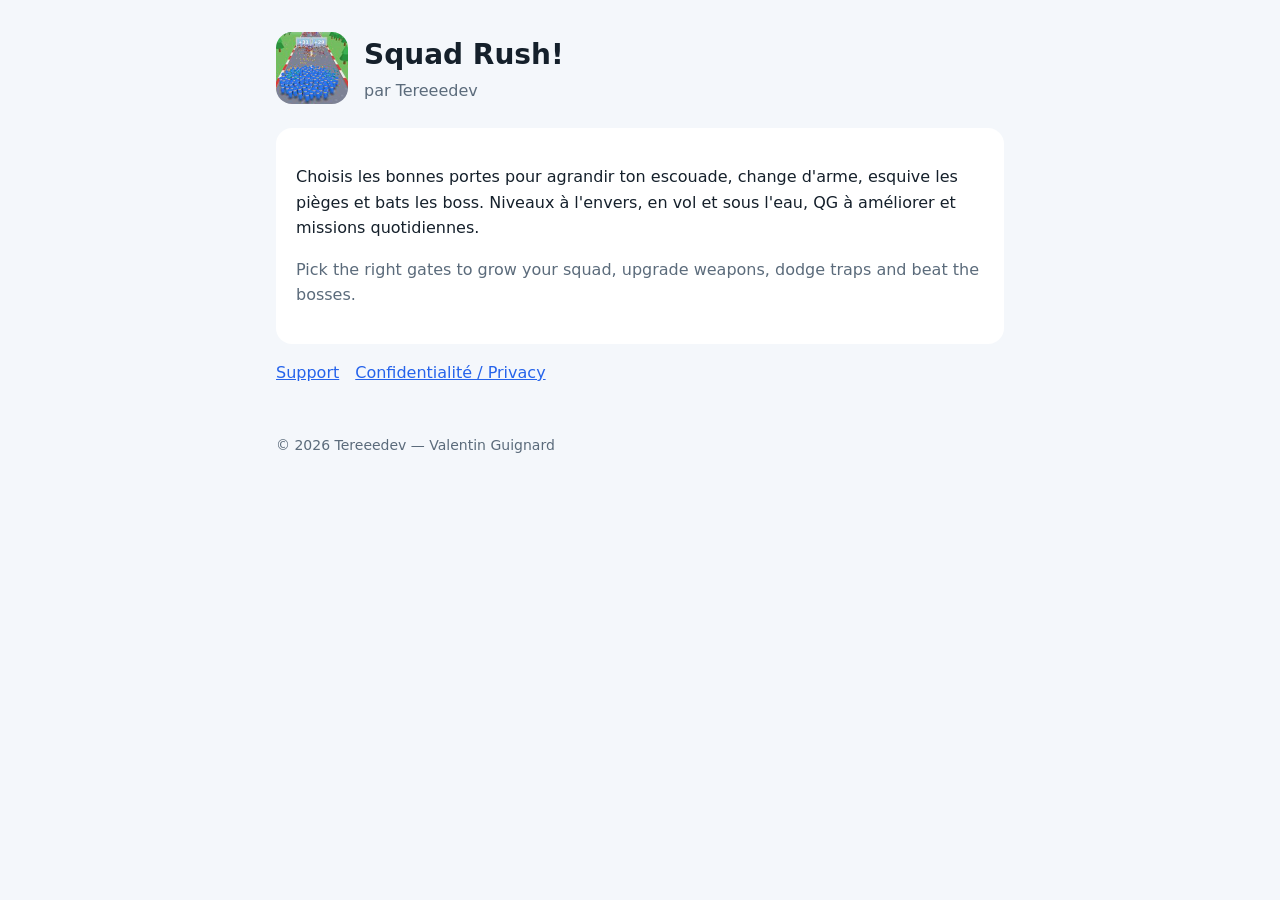
<file: index.html>
<!doctype html>
<html lang="fr"><head><meta charset="utf-8"><meta name="viewport" content="width=device-width,initial-scale=1">
<title>Squad Rush!</title><meta name="description" content="Squad Rush! — agrandis ton escouade, franchis les portes et bats les boss.">
<link rel="icon" href="icon.jpg"><link rel="stylesheet" href="style.css"></head>
<body><main>
<header><img src="icon.jpg" alt=""><div><h1>Squad Rush!</h1><div class="mute">par Tereeedev</div></div></header>
<div class="card">
<p>Choisis les bonnes portes pour agrandir ton escouade, change d'arme, esquive les pièges et bats les boss. Niveaux à l'envers, en vol et sous l'eau, QG à améliorer et missions quotidiennes.</p>
<p class="mute" lang="en">Pick the right gates to grow your squad, upgrade weapons, dodge traps and beat the bosses.</p>
</div>
<nav><a href="support.html">Support</a><a href="privacy.html">Confidentialité / Privacy</a></nav>
<footer>© 2026 Tereeedev — Valentin Guignard</footer>
</main></body></html>
</file>
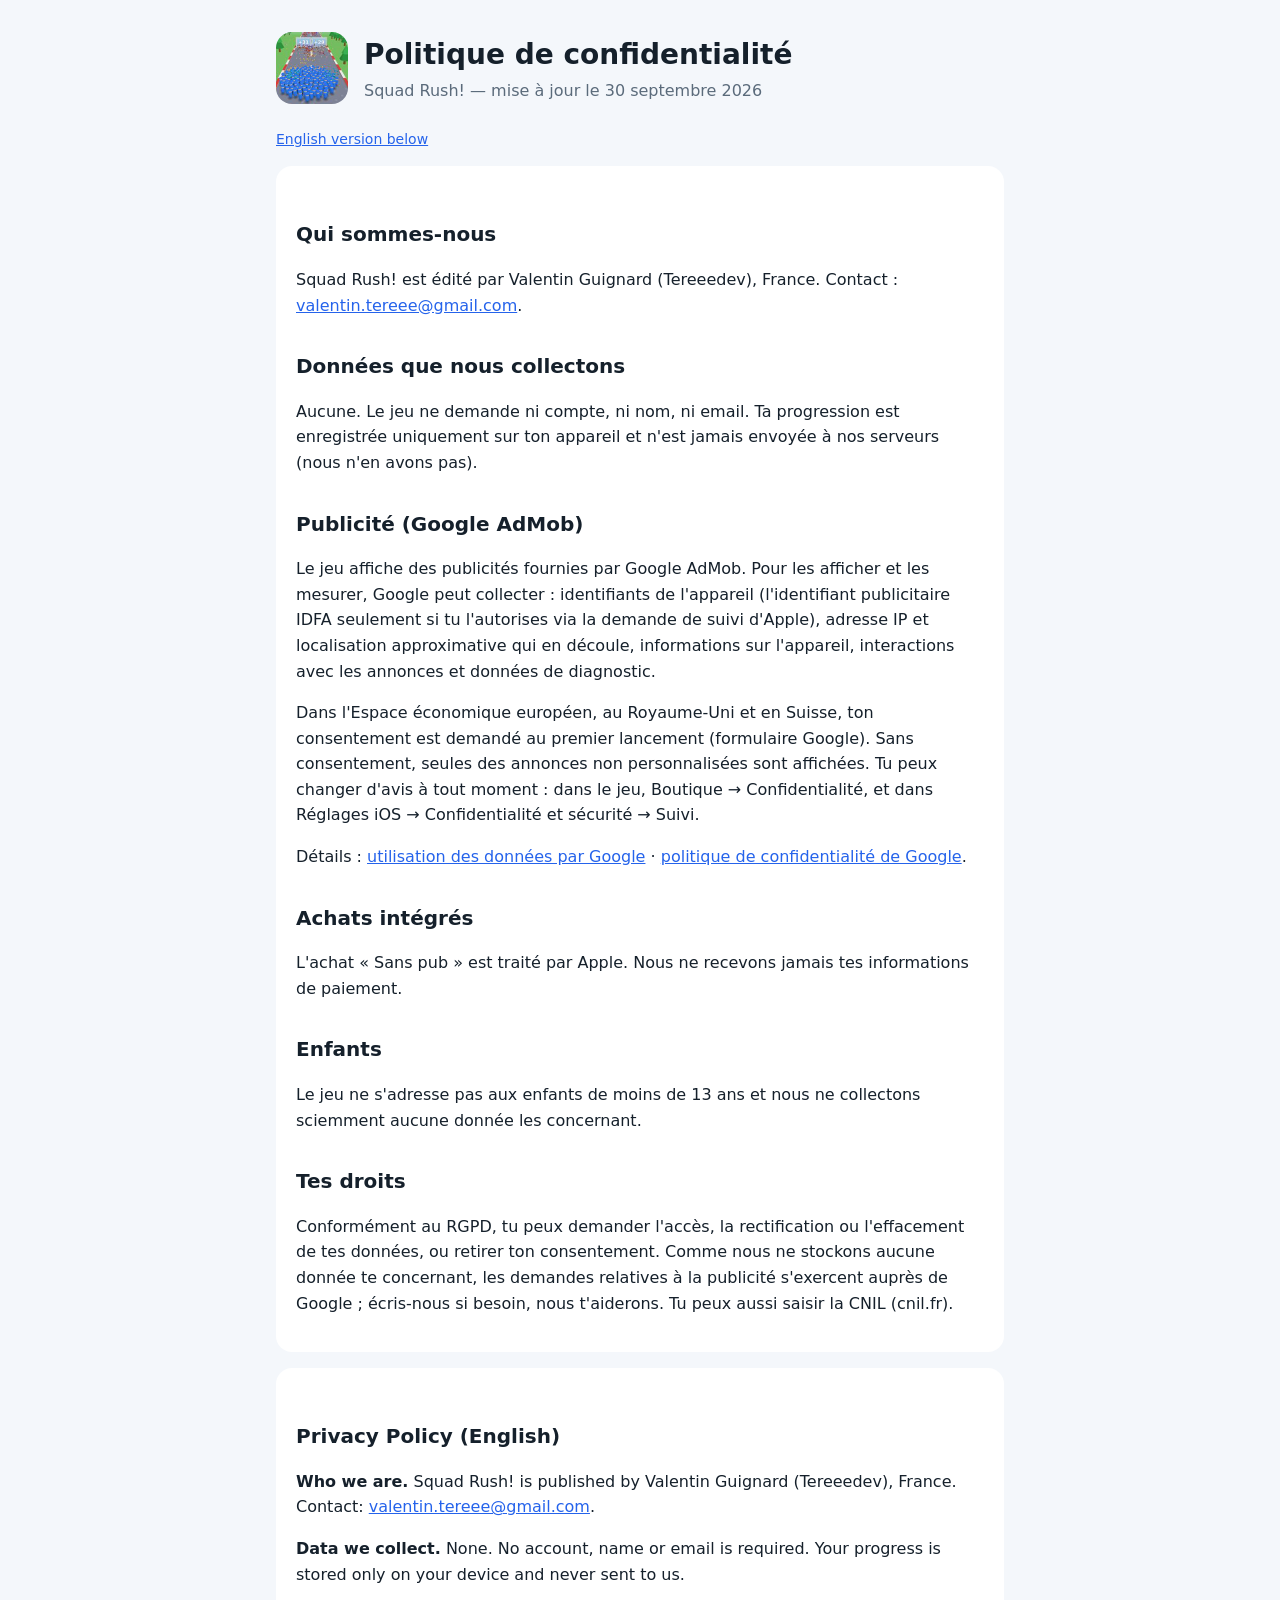
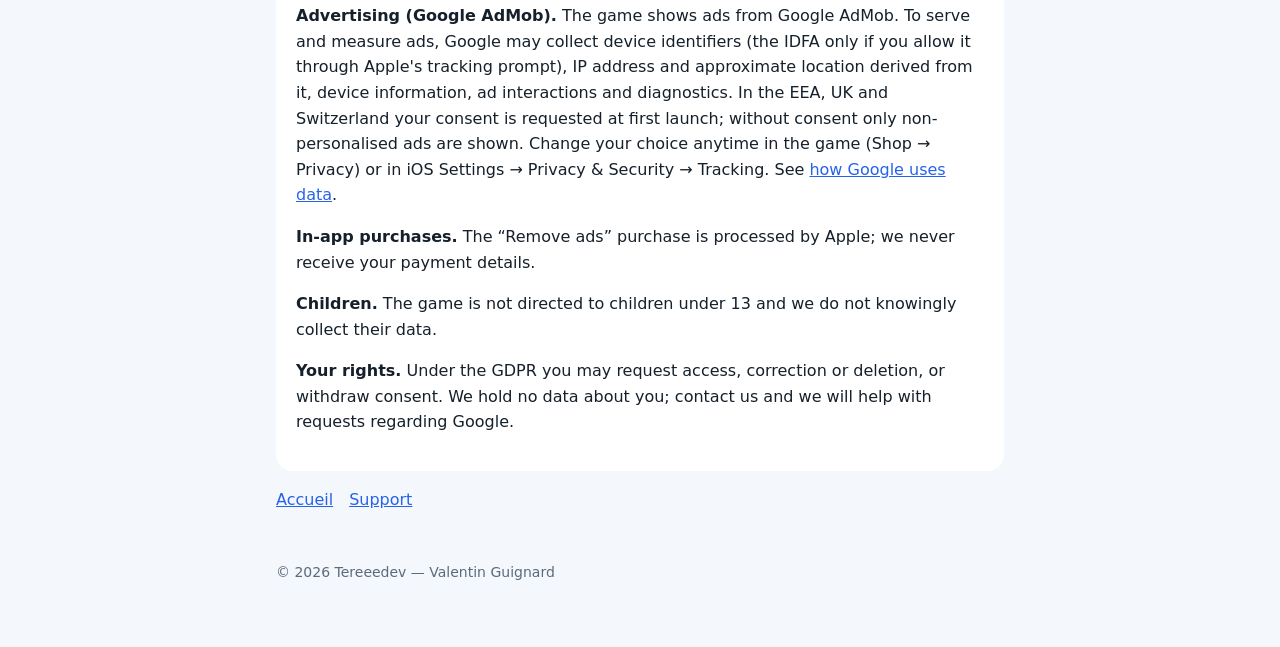
<file: privacy.html>
<!doctype html>
<html lang="fr"><head><meta charset="utf-8"><meta name="viewport" content="width=device-width,initial-scale=1">
<title>Squad Rush! Confidentialité</title><link rel="icon" href="icon.jpg"><link rel="stylesheet" href="style.css"></head>
<body><main>
<header><img src="icon.jpg" alt=""><div><h1>Politique de confidentialité</h1><div class="mute">Squad Rush! — mise à jour le 30 septembre 2026</div></div></header>
<p class="lang"><a href="#en">English version below</a></p>

<div class="card">
<h2>Qui sommes-nous</h2>
<p>Squad Rush! est édité par Valentin Guignard (Tereeedev), France. Contact : <a href="mailto:valentin.tereee@gmail.com">valentin.tereee@gmail.com</a>.</p>

<h2>Données que nous collectons</h2>
<p>Aucune. Le jeu ne demande ni compte, ni nom, ni email. Ta progression est enregistrée uniquement sur ton appareil et n'est jamais envoyée à nos serveurs (nous n'en avons pas).</p>

<h2>Publicité (Google AdMob)</h2>
<p>Le jeu affiche des publicités fournies par Google AdMob. Pour les afficher et les mesurer, Google peut collecter : identifiants de l'appareil (l'identifiant publicitaire IDFA seulement si tu l'autorises via la demande de suivi d'Apple), adresse IP et localisation approximative qui en découle, informations sur l'appareil, interactions avec les annonces et données de diagnostic.</p>
<p>Dans l'Espace économique européen, au Royaume-Uni et en Suisse, ton consentement est demandé au premier lancement (formulaire Google). Sans consentement, seules des annonces non personnalisées sont affichées. Tu peux changer d'avis à tout moment : dans le jeu, Boutique → Confidentialité, et dans Réglages iOS → Confidentialité et sécurité → Suivi.</p>
<p>Détails : <a href="https://policies.google.com/technologies/partner-sites">utilisation des données par Google</a> · <a href="https://policies.google.com/privacy">politique de confidentialité de Google</a>.</p>

<h2>Achats intégrés</h2>
<p>L'achat « Sans pub » est traité par Apple. Nous ne recevons jamais tes informations de paiement.</p>

<h2>Enfants</h2>
<p>Le jeu ne s'adresse pas aux enfants de moins de 13 ans et nous ne collectons sciemment aucune donnée les concernant.</p>

<h2>Tes droits</h2>
<p>Conformément au RGPD, tu peux demander l'accès, la rectification ou l'effacement de tes données, ou retirer ton consentement. Comme nous ne stockons aucune donnée te concernant, les demandes relatives à la publicité s'exercent auprès de Google ; écris-nous si besoin, nous t'aiderons. Tu peux aussi saisir la CNIL (cnil.fr).</p>
</div>

<div class="card" id="en" lang="en">
<h2>Privacy Policy (English)</h2>
<p><b>Who we are.</b> Squad Rush! is published by Valentin Guignard (Tereeedev), France. Contact: <a href="mailto:valentin.tereee@gmail.com">valentin.tereee@gmail.com</a>.</p>
<p><b>Data we collect.</b> None. No account, name or email is required. Your progress is stored only on your device and never sent to us.</p>
<p><b>Advertising (Google AdMob).</b> The game shows ads from Google AdMob. To serve and measure ads, Google may collect device identifiers (the IDFA only if you allow it through Apple's tracking prompt), IP address and approximate location derived from it, device information, ad interactions and diagnostics. In the EEA, UK and Switzerland your consent is requested at first launch; without consent only non-personalised ads are shown. Change your choice anytime in the game (Shop → Privacy) or in iOS Settings → Privacy &amp; Security → Tracking. See <a href="https://policies.google.com/technologies/partner-sites">how Google uses data</a>.</p>
<p><b>In-app purchases.</b> The “Remove ads” purchase is processed by Apple; we never receive your payment details.</p>
<p><b>Children.</b> The game is not directed to children under 13 and we do not knowingly collect their data.</p>
<p><b>Your rights.</b> Under the GDPR you may request access, correction or deletion, or withdraw consent. We hold no data about you; contact us and we will help with requests regarding Google.</p>
</div>

<nav><a href="index.html">Accueil</a><a href="support.html">Support</a></nav>
<footer>© 2026 Tereeedev — Valentin Guignard</footer>
</main></body></html>
</file>
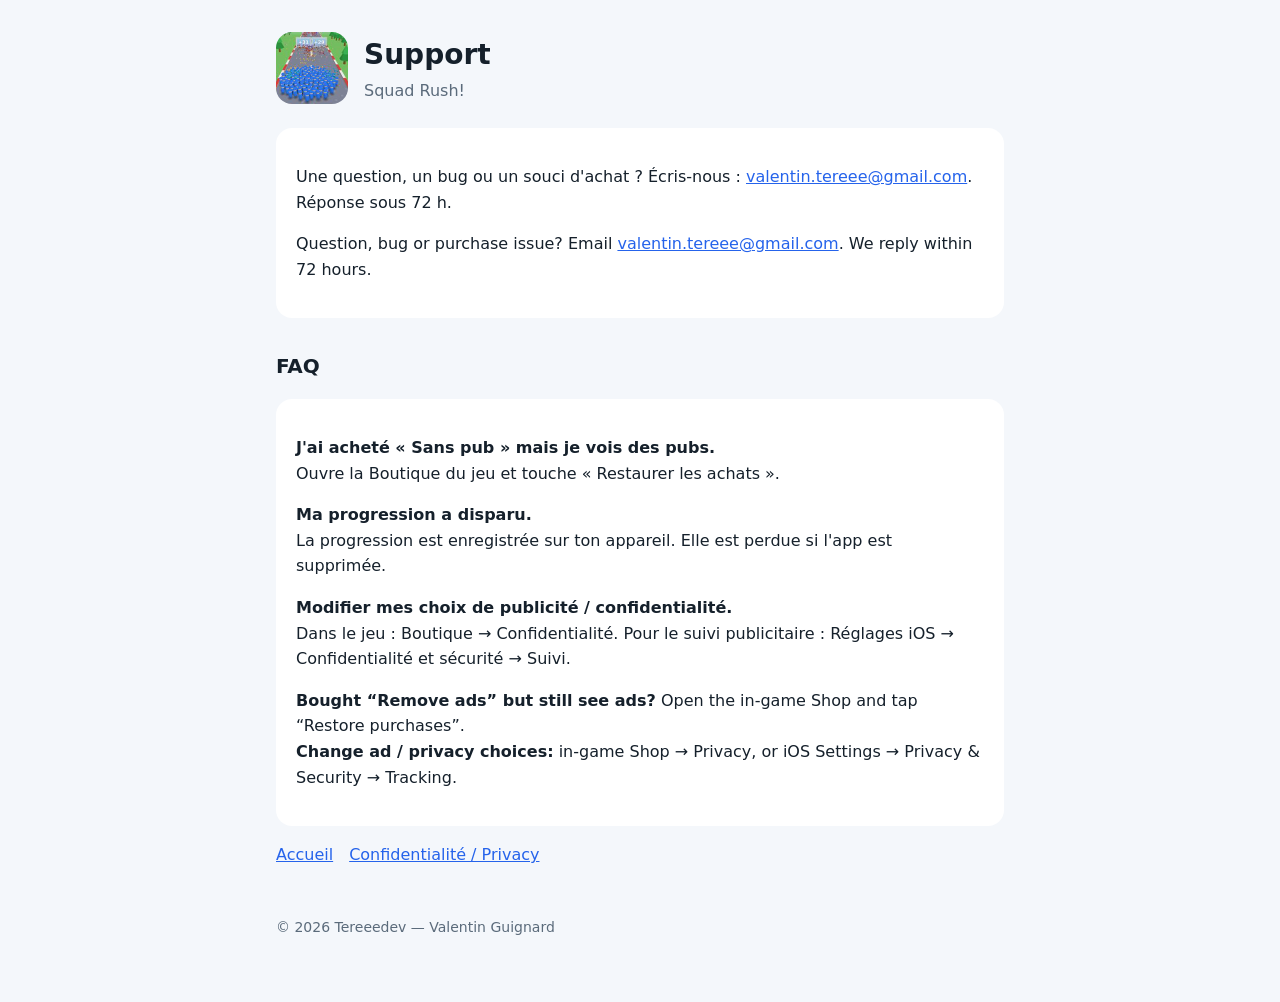
<file: support.html>
<!doctype html>
<html lang="fr"><head><meta charset="utf-8"><meta name="viewport" content="width=device-width,initial-scale=1">
<title>Squad Rush! Support</title><link rel="icon" href="icon.jpg"><link rel="stylesheet" href="style.css"></head>
<body><main>
<header><img src="icon.jpg" alt=""><div><h1>Support</h1><div class="mute">Squad Rush!</div></div></header>
<div class="card">
<p>Une question, un bug ou un souci d'achat ? Écris-nous : <a href="mailto:valentin.tereee@gmail.com?subject=Squad%20Rush!%20support">valentin.tereee@gmail.com</a>. Réponse sous 72 h.</p>
<p lang="en">Question, bug or purchase issue? Email <a href="mailto:valentin.tereee@gmail.com?subject=Squad%20Rush!%20support">valentin.tereee@gmail.com</a>. We reply within 72 hours.</p>
</div>
<h2>FAQ</h2>
<div class="card">
<p><b>J'ai acheté « Sans pub » mais je vois des pubs.</b><br>Ouvre la Boutique du jeu et touche « Restaurer les achats ».</p>
<p><b>Ma progression a disparu.</b><br>La progression est enregistrée sur ton appareil. Elle est perdue si l'app est supprimée.</p>
<p><b>Modifier mes choix de publicité / confidentialité.</b><br>Dans le jeu : Boutique → Confidentialité. Pour le suivi publicitaire : Réglages iOS → Confidentialité et sécurité → Suivi.</p>
<p lang="en"><b>Bought “Remove ads” but still see ads?</b> Open the in-game Shop and tap “Restore purchases”.<br>
<b>Change ad / privacy choices:</b> in-game Shop → Privacy, or iOS Settings → Privacy &amp; Security → Tracking.</p>
</div>
<nav><a href="index.html">Accueil</a><a href="privacy.html">Confidentialité / Privacy</a></nav>
<footer>© 2026 Tereeedev — Valentin Guignard</footer>
</main></body></html>
</file>
<file: style.css>
:root{--bg:#f4f7fb;--fg:#15202b;--mute:#5b6b7b;--card:#fff;--acc:#2563eb}
@media (prefers-color-scheme:dark){:root{--bg:#0e141b;--fg:#e8eef5;--mute:#9aabbd;--card:#17212c;--acc:#60a5fa}}
*{box-sizing:border-box}body{margin:0;background:var(--bg);color:var(--fg);font:16px/1.6 system-ui,-apple-system,Segoe UI,Roboto,sans-serif}
main{max-width:760px;margin:0 auto;padding:32px 16px 64px}a{color:var(--acc)}
header{display:flex;gap:16px;align-items:center;margin-bottom:24px}header img{width:72px;height:72px;border-radius:16px}
h1{margin:0;font-size:28px}h2{margin-top:32px;font-size:20px}.mute{color:var(--mute)}
.card{background:var(--card);border-radius:16px;padding:20px;margin:16px 0}.cover{width:100%;border-radius:16px;display:block}
nav{display:flex;gap:16px;flex-wrap:wrap;margin:16px 0}footer{margin-top:48px;font-size:14px;color:var(--mute)}
.lang{font-size:14px}
</file>
